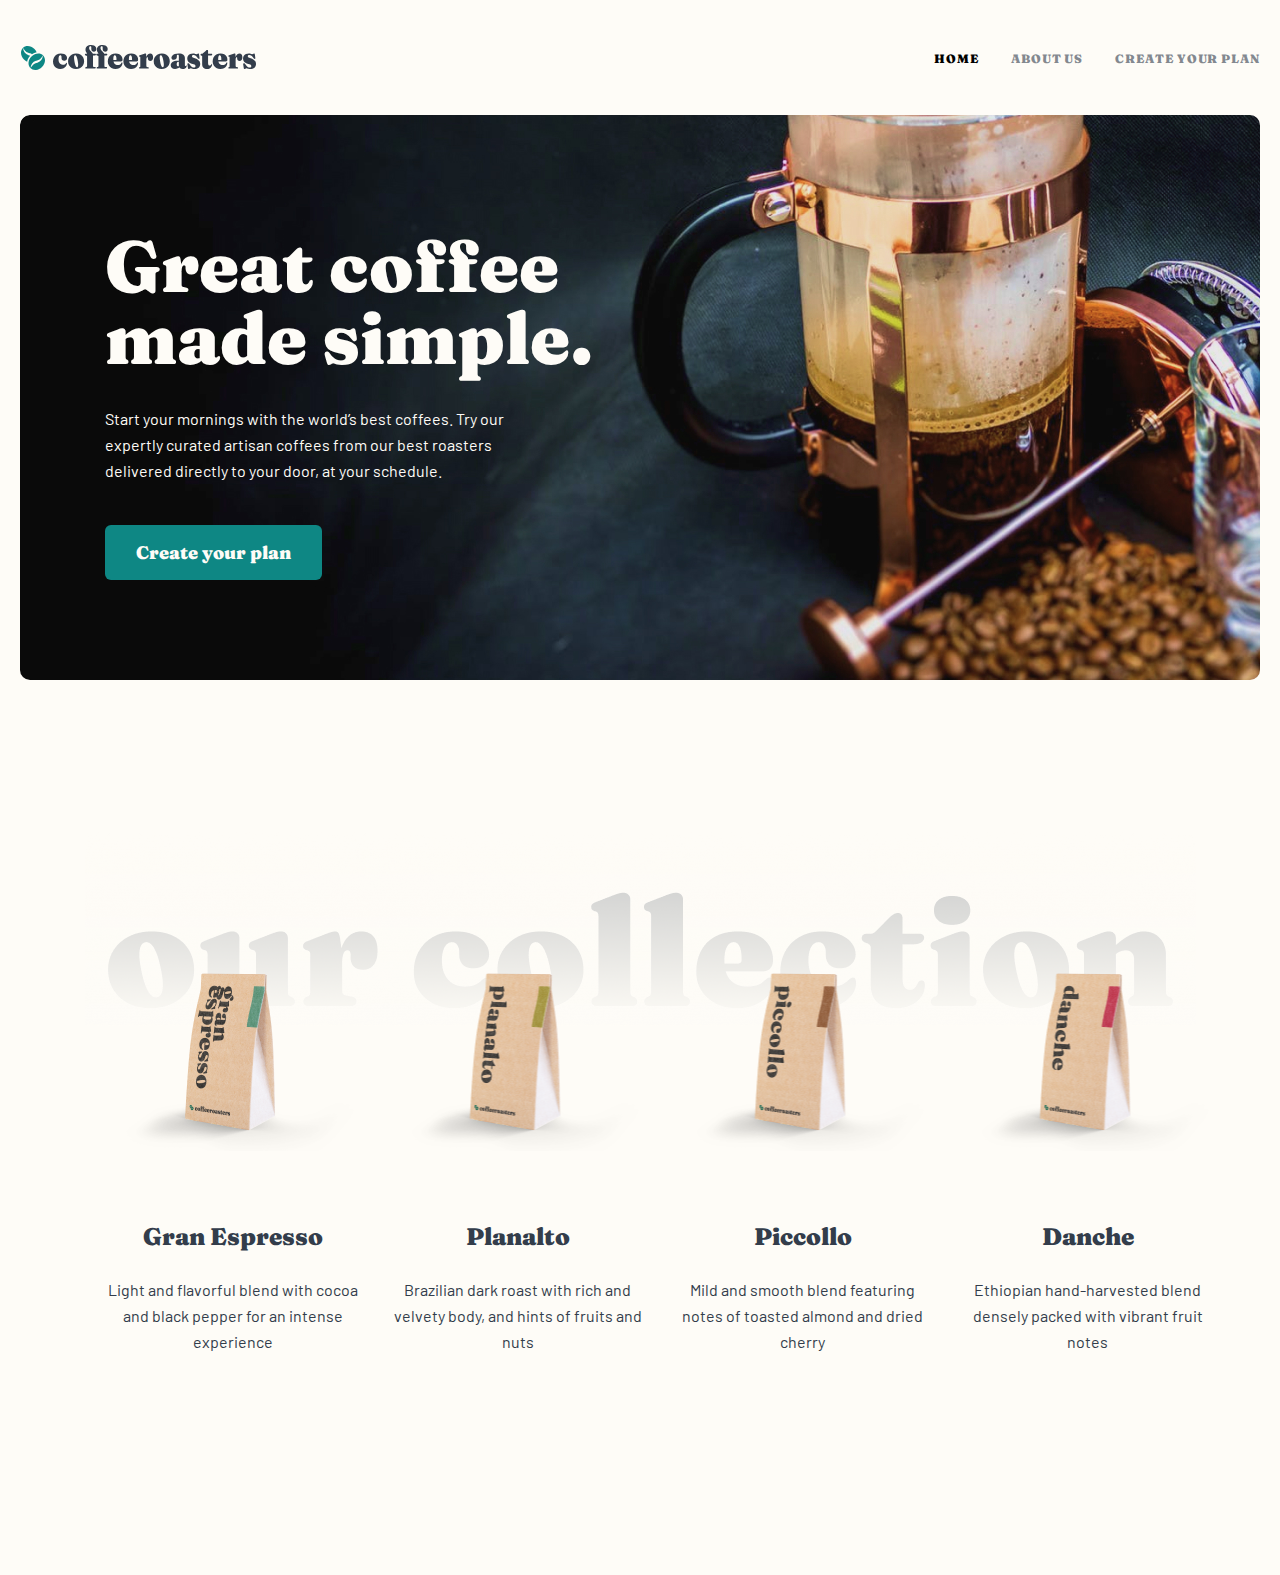
<file: index.html>
<!DOCTYPE html>
<html lang="en">
<head>
    <meta charset="UTF-8">
    <meta http-equiv="X-UA-Compatible" content="IE=edge">
    <meta name="viewport" content="width=device-width, initial-scale=1.0">
    <link rel="stylesheet" href="./css/main.min.css"/>
    <title>Coffee</title>
</head>
<body>
    
    <!-- Header -->
    
    <header class="header">
        <div class="container">
            <a class="header__link" href="./index.html">
                <img class="header__logo"  src="./images/coffee-logo.svg" alt="Header' logo">
            </a>

            <button class="header__menu-button" type="button">
                <span>&#9776;</span>
                <span>&#x2715;</span>
            </button>
            
            <!-- Nav -->
            
            <nav class="nav">
                <ul class="nav__list">
                    <li class="nav__item">
                        <a class="nav__link nav__link--active" href="./index.html">
                            home
                        </a>
                    </li>
                    
                    <li class="nav__item">
                        <a class="nav__link" href="./about.html">
                            about us
                        </a>
                    </li>
                    
                    <li class="nav__item">
                        <a class="nav__link" href="./create.html">
                            create your plan
                        </a>
                    </li>
                </ul>
            </nav>
        </div>

        <script src="./main.js"></script>
    </header>
    
    <!-- Main -->
    
    <main class="main">
        
        <!-- Hero -->
        
        <section class="hero">
            <div class="container">
                <div class="hero__inner">
                    <h1 class="hero__heading">
                        Great coffee made simple.
                    </h1>
                    
                    <p class="hero__paragrahp">
                        Start your mornings with the world’s best coffees. Try our expertly curated artisan coffees from our best roasters delivered directly to your door, at your schedule.
                    </p>
                    
                    <a href="./create.html" class="hero__link">
                        Create your plan
                    </a>
                </div>
            </div>
        </section>
        
         <!-- Collection -->
        
        <section class="collection">
            <div class="container">
                <ul class="collection__list">
                    <li class="collection__item">
                        <h2 class="collection__heading">
                            Gran Espresso
                        </h2>
                        
                        <p class="collection__paragrahp">
                            Light and flavorful blend with cocoa and black pepper for an intense experience
                        </p>
                    </li>
                    
                    <li class="collection__item planalto">
                        <h2 class="collection__heading">
                            Planalto
                        </h2>
                        
                        <p class="collection__paragrahp">
                            Brazilian dark roast with rich and velvety body, and hints of fruits and nuts
                        </p>
                    </li>
                    
                    <li class="collection__item picollo">
                        <h2 class="collection__heading">
                            Piccollo
                        </h2>
                        
                        <p class="collection__paragrahp">
                            Mild and smooth blend featuring notes of toasted almond and dried cherry
                        </p>
                    </li>
                    
                    <li class="collection__item danche">
                        <h2 class="collection__heading">
                            Danche
                        </h2>
                        
                        <p class="collection__paragrahp">
                            Ethiopian hand-harvested blend densely packed with vibrant fruit notes
                        </p>
                    </li>
                </ul>

                
            </div>
        </section>
        
        <!-- Choose
        
        <section class="choose">
            
            <div class="container">
                
                <div class="choose__inner">
                    
                    <h2 class="choose__heading">
                        Why choose us?
                    </h2>
                    
                    <p class="choose__paragraph">
                        A large part of our role is choosing which particular coffees will be featured 
                        in our range. This means working closely with the best coffee growers to give 
                        you a more impactful experience on every level.
                    </p>
                    
                    <ul class="choose__list">
                        <li class="chooser__item">
                            <h3 class="choose__list__heading">
                                Best quality
                            </h3>
                            <p class="choose__list__paragraph">
                                Discover an endless variety of the world’s best artisan coffee from each of our roasters.
                            </p>
                        </li>
                        <li class="chooser__item gift">
                            <h3 class="choose__list__heading">
                                Exclusive benefits
                            </h3>
                            <p class="choose__list__paragraph">
                                Special offers and swag when you subscribe, including 30% off your first shipment.
                            </p>
                        </li>
                        <li class="chooser__item shipping">
                            <h3 class="choose__list__heading">
                                Free shipping
                            </h3>
                            <p class="choose__list__paragraph">
                                We cover the cost and coffee is delivered fast. Peak freshness: guaranteed.
                            </p>
                        </li>
                    </ul>
                    
                </div>
                
            </div>
            
        </section> -->
        
        <!-- Process
        
        <section class="process">
            <div class="container">
                <h2 class="process__heading">
                    How it works
                </h2>
                
                <ol class="process__list">
                    <li class="process__item">
                        <h3 class="process__list__heading">
                            <span class="list__heading__count">01</span>
                            <span class="list__heading__text">
                                Pick your coffee
                            </span>
                        </h3>
                        
                        <p class="process__paragrahp">
                            Select from our evolving range of artisan coffees. Our beans are ethically sourced and we pay fair prices for them. There are new coffees in all profiles every month for you to try out.
                        </p>
                    </li>
                    
                    <li class="process__item">
                        <h3 class="process__list__heading">
                            <span class="list__heading__count">02</span>
                            <span class="list__heading__text">
                                Choose the frequency
                            </span>
                        </h3>
                        
                        <p class="process__paragrahp">
                            Customize your order frequency, quantity, even your roast style and grind type. Pause, skip or cancel your subscription with no commitment through our online portal.
                        </p>
                    </li>
                    
                    <li class="process__item">
                        <h3 class="process__list__heading">
                            <span class="list__heading__count">03</span>
                            <span class="list__heading__text">
                                Receive and enjoy!
                            </span>
                        </h3>
                        
                        <p class="process__paragrahp">
                            We ship your package within 48 hours, freshly roasted. Sit back and enjoy award-winning world-class coffees curated to provide a distinct tasting experience.
                        </p>
                    </li>
                </ol>
                
                <a class="hero__link" href="./create.html">
                    Create your plan
                </a>
            </div>
        </section>
        
    </main> -->
    
    <!-- <footer class="footer">
        <div class="container">
            <div class="footer__inner">
                <a class="logo__link" href="./index.html">
                    <img class="header__logo" src="./images/footer-log.svg" alt="Coffe's logo" width="235" height="25">
                </a>
                
                Nav
                
                <nav class="nav">
                    <ul class="nav__list">
                        <li class="nav__item + nav__item">
                            <a href="./index.html" class="nav__link">
                                home
                            </a>
                        </li>
                        
                        <li class="nav__item">
                            <a href="./about.html" class="nav__link">
                                about us
                            </a>
                        </li>
                        
                        <li class="nav__item">
                            <a href="./craete.html" class="nav__link">
                                crate your plan
                            </a>
                        </li>
                    </ul>
                </nav>
                
                Socials

                <ul class="socials">
                    <li class="socials__item + socials__item">
                        <a class="socials__link" href="www.facebook.com">
                            <svg width="24" height="24" viewBox="0 0 24 24" fill="none" xmlns="http://www.w3.org/2000/svg">
                                <path id="Path" d="M22.675 0H1.325C0.593 0 0 0.593 0 1.325V22.676C0 23.407 0.593 24 1.325 24H12.82V14.706H9.692V11.084H12.82V8.413C12.82 5.313 14.713 3.625 17.479 3.625C18.804 3.625 19.942 3.724 20.274 3.768V7.008L18.356 7.009C16.852 7.009 16.561 7.724 16.561 8.772V11.085H20.148L19.681 14.707H16.561V24H22.677C23.407 24 24 23.407 24 22.675V1.325C24 0.593 23.407 0 22.675 0Z" fill="#FEFCF7"/>
                                </svg>
                                
                        </a>
                    </li>
                    
                    <li class="socials__item">
                        <a class="socials__link" href="www.twitter.com">
                            <svg width="24" height="20" viewBox="0 0 24 20" fill="none" xmlns="http://www.w3.org/2000/svg">
                                <path id="Path" d="M24 2.55705C23.117 2.94905 22.168 3.21305 21.172 3.33205C22.189 2.72305 22.97 1.75805 23.337 0.608047C22.386 1.17205 21.332 1.58205 20.21 1.80305C19.313 0.846047 18.032 0.248047 16.616 0.248047C13.437 0.248047 11.101 3.21405 11.819 6.29305C7.728 6.08805 4.1 4.12805 1.671 1.14905C0.381 3.36205 1.002 6.25705 3.194 7.72305C2.388 7.69705 1.628 7.47605 0.965 7.10705C0.911 9.38805 2.546 11.522 4.914 11.997C4.221 12.185 3.462 12.229 2.69 12.081C3.316 14.037 5.134 15.46 7.29 15.5C5.22 17.123 2.612 17.848 0 17.54C2.179 18.937 4.768 19.752 7.548 19.752C16.69 19.752 21.855 12.031 21.543 5.10605C22.505 4.41105 23.34 3.54405 24 2.55705Z"
                                fill="#FEFCF7"/>
                            </svg>
                            
                        </a>
                    </li>
                    
                    <li class="socials__item">
                        <a class="socials__link" href="www.instagram.com">
                            <svg width="24" height="24" viewBox="0 0 24 24" fill="none" xmlns="http://www.w3.org/2000/svg">
                                <path id="Shape" fill-rule="evenodd" clip-rule="evenodd" d="M12 0C8.741 0 8.333 0.014 7.053 0.072C2.695 0.272 0.273 2.69 0.073 7.052C0.014 8.333 0 8.741 0 12C0 15.259 0.014 15.668 0.072 16.948C0.272 21.306 2.69 23.728 7.052 23.928C8.333 23.986 8.741 24 12 24C15.259 24 15.668 23.986 16.948 23.928C21.302 23.728 23.73 21.31 23.927 16.948C23.986 15.668 24 15.259 24 12C24 8.741 23.986 8.333 23.928 7.053C23.732 2.699 21.311 0.273 16.949 0.073C15.668 0.014 15.259 0 12 0ZM12 2.163C15.204 2.163 15.584 2.175 16.85 2.233C20.102 2.381 21.621 3.924 21.769 7.152C21.827 8.417 21.838 8.797 21.838 12.001C21.838 15.206 21.826 15.585 21.769 16.85C21.62 20.075 20.105 21.621 16.85 21.769C15.584 21.827 15.206 21.839 12 21.839C8.796 21.839 8.416 21.827 7.151 21.769C3.891 21.62 2.38 20.07 2.232 16.849C2.174 15.584 2.162 15.205 2.162 12C2.162 8.796 2.175 8.417 2.232 7.151C2.381 3.924 3.896 2.38 7.151 2.232C8.417 2.175 8.796 2.163 12 2.163ZM5.838 12C5.838 8.597 8.597 5.838 12 5.838C15.403 5.838 18.162 8.597 18.162 12C18.162 15.404 15.403 18.163 12 18.163C8.597 18.163 5.838 15.403 5.838 12ZM12 16C9.791 16 8 14.21 8 12C8 9.791 9.791 8 12 8C14.209 8 16 9.791 16 12C16 14.21 14.209 16 12 16ZM16.965 5.595C16.965 4.8 17.61 4.155 18.406 4.155C19.201 4.155 19.845 4.8 19.845 5.595C19.845 6.39 19.201 7.035 18.406 7.035C17.61 7.035 16.965 6.39 16.965 5.595Z" fill="#FEFCF7"/>
                                </svg>
                                
                        </a>
                    </li>
                </ul>
            </div>
        </div>
    </footer> -->
    
</body>
</html>
</file>
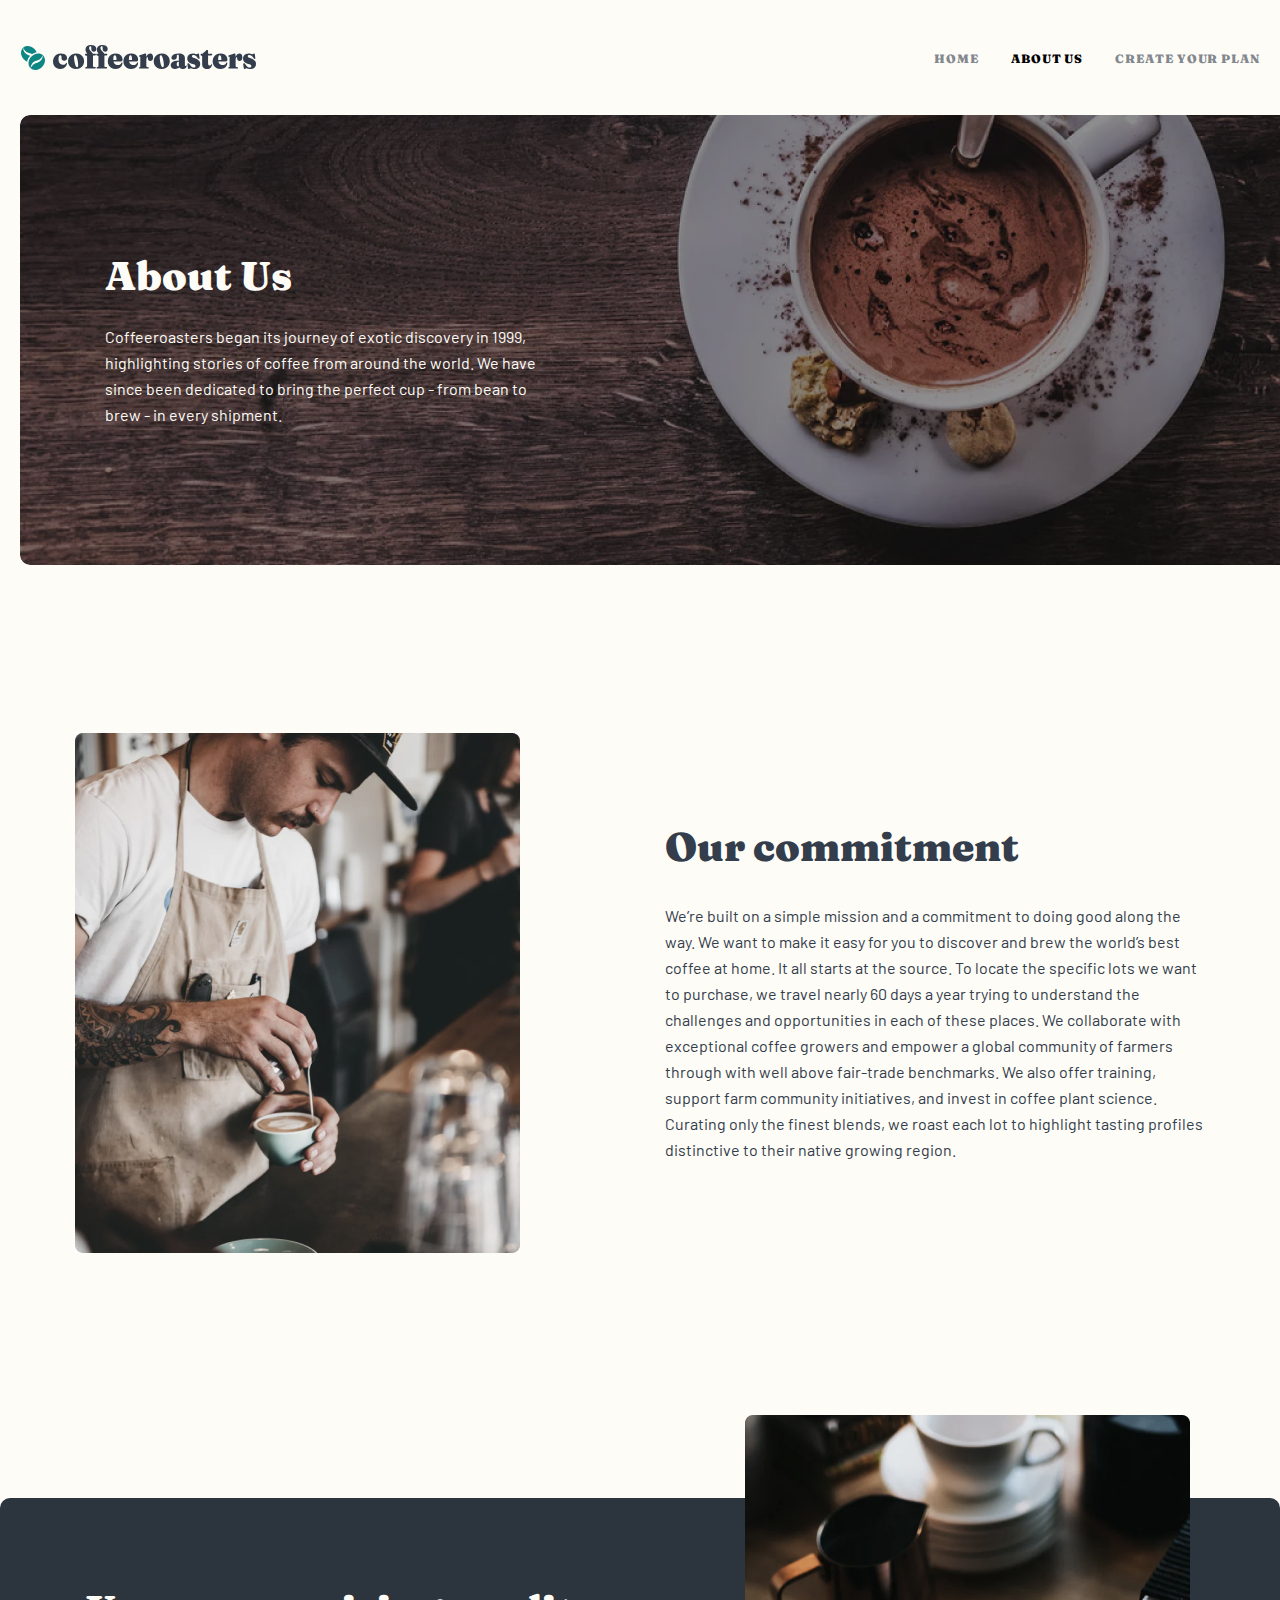
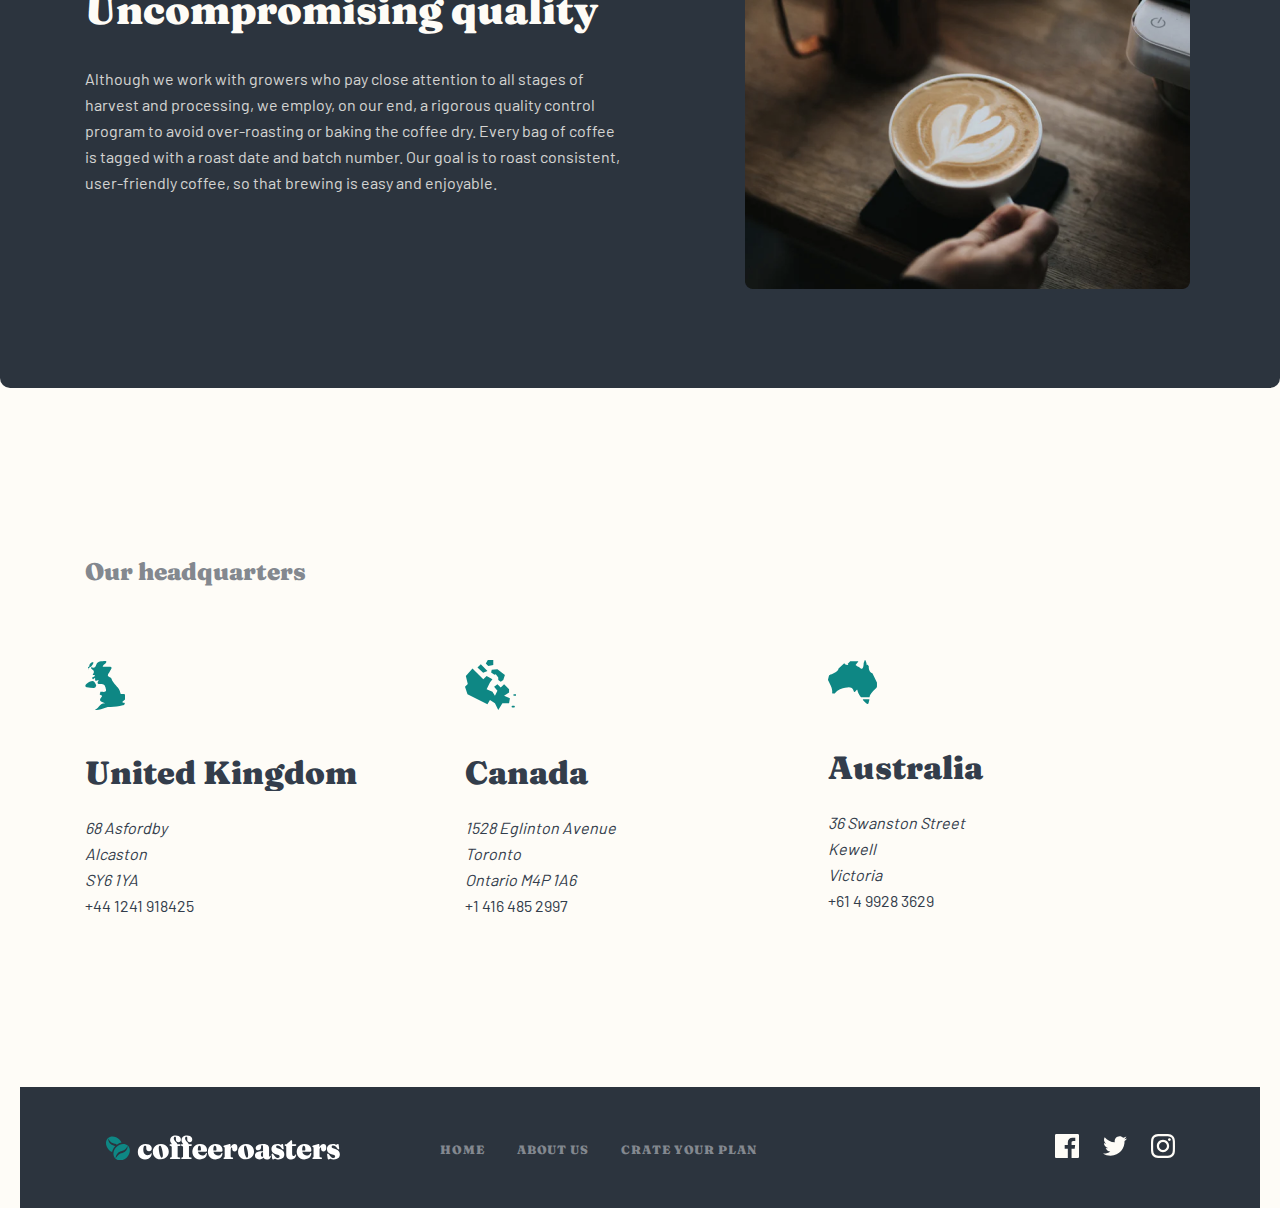
<file: about.html>
<!DOCTYPE html>
<html lang="en">
<head>
    <meta charset="UTF-8">
    <meta http-equiv="X-UA-Compatible" content="IE=edge">
    <meta name="viewport" content="width=device-width, initial-scale=1.0">
    <link rel="stylesheet" href="./css/main.min.css"/>
    <title>Coffee</title>
</head>
<body>

    <!-- Header -->

    <header class="header">
       <div class="container">
        <a class="header__link" href="./index.html">
            <img class="header__logo"  src="./images/coffee-logo.svg" alt="Header' logo">
        </a>

        <!-- Nav -->

        <nav class="nav">
            <ul class="nav__list">
                <li class="nav__item">
                    <a class="nav__link" href="./index.html">
                        home
                    </a>
                </li>

                <li class="nav__item">
                    <a class="nav__link nav__link--active" href="./about.html">
                        about us
                    </a>
                </li>

                <li class="nav__item">
                    <a class="nav__link" href="./create.html">
                        create your plan
                    </a>
                </li>
            </ul>
        </nav>
       </div>
    </header>

    <!-- Main -->

    <main class="main"> 
        
        <!-- Info -->

        <section class="info">
            <div class="container">
                <div class="info__inner">
                    <h2 class="info__heading">
                        About Us
                    </h2>
    
                    <p class="info__paragraph">
                        Coffeeroasters began its journey of exotic discovery in 1999, highlighting stories of coffee from around the world. We have since been dedicated to bring the perfect cup - from bean to brew - in every shipment.
                    </p>
                </div>
            </div>
        </section>

        <!-- Commitment -->

        <section class="commitment">
            <div class="container">

                <div class="commitment__info">
                    <h2 class="commitment__info__heading">
                        Our commitment
                    </h2>
            
                    <p class="commitment__info__paragraph">
                        We’re built on a simple mission and a commitment to doing good along the way. We want to make it easy for you to discover and brew the world’s best coffee at home. It all starts at the source. To locate the specific lots we want to purchase, we travel nearly 60 days a year trying to understand the challenges and opportunities in each of these places. We collaborate with exceptional coffee growers and empower a global community of farmers through with well above fair-trade benchmarks. We also offer training, support farm community initiatives, and invest in coffee plant science. Curating only the finest blends, we roast each lot to highlight tasting profiles distinctive to their native growing region.
                    </p>
                </div>

            </div>
        </section>

        <section class="quality">
            <div class="container">
                <h2 class="quality__heading">
                    Uncompromising quality
                </h2>
    
                <p class="quality__paragrahp">
                    Although we work with growers who pay close attention to all stages of harvest and processing, we employ, on our end, a rigorous quality control program to avoid over-roasting or baking the coffee dry. Every bag of coffee is tagged with a roast date and batch number. Our goal is to roast consistent, user-friendly coffee, so that brewing is easy and enjoyable.
                </p>
            </div>
        </section>

        <!-- Headquarters -->

        <section class="headquarters">
            <div class="container">
                <h2 class="headquarters__heading">
                    Our headquarters
                </h2>
    
                <!-- Headquarter List -->
    
                <ul class="headquarters__list">
                    <li class="headquarters__item">
                        <h3 class="headquarters__list-heding">
                            United Kingdom
                        </h3>
    
                        <a class="headquarters__link" href="#">
                            <address class="address">68 Asfordby</address>
                        </a>
    
                        <a class="headquarters__link" href="#">
                            <address class="address">Alcaston</address>
                        </a>
                   
                        <a class="headquarters__link" href="#">
                            <address class="address">SY6 1YA</address>
                        </a>
    
                        <a class="headquarters__link" href="tel:+44 1241 918425">
                            +44 1241 918425
                        </a>
                    </li>
    
                    <li class="headquarters__item canada">
                        <h3 class="headquarters__list-heding">
                            Canada
                        </h3>
    
                        <a class="headquarters__link" href="#">
                            <address class="address">1528 Eglinton Avenue</address>
                        </a>
    
                        <a class="headquarters__link" href="#">
                            <address class="address">Toronto</address>
                        </a>
    
                        <a class="headquarters__link" href="#">
                            <address class="address">Ontario M4P 1A6</address>
                        </a>
    
                        <a class="headquarters__link" href="tel:+1 416 485 2997">
                            +1 416 485 2997
                        </a>
                    </li>
                   
                    <li class="headquarters__item australia">
                        <h3 class="headquarters__list-heding">
                            Australia
                        </h3>
    
                        <a class="headquarters__link" href="#">
                            <address class="address">36 Swanston Street</address>
                        </a>
    
                        <a class="headquarters__link" href="#">
                            <address class="address">Kewell</address>
                        </a>
    
                        <a class="headquarters__link" href="#">
                            <address class="address">Victoria</address>
                        </a>
    
                        <a class="headquarters__link" href="tel:+61 4 9928 3629">
                            +61 4 9928 3629
                        </a>
                    </li>
                </ul>
            </div>
        </section>

    </main>

    <footer class="footer">
        <div class="container">
            <div class="footer__inner">
                <a class="logo__link" href="./index.html">
                    <img class="header__logo" src="./images/footer-log.svg" alt="Coffe's logo" width="235" height="25">
                </a>

                <!-- Nav -->

                <nav class="nav">
                    <ul class="nav__list">
                        <li class="nav__item + nav__item">
                            <a href="./index.html" class="nav__link">
                                home
                            </a>
                        </li>
                        
                        <li class="nav__item">
                            <a href="./about.html" class="nav__link">
                                about us
                            </a>
                        </li>
                        
                        <li class="nav__item">
                            <a href="./craete.html" class="nav__link">
                                crate your plan
                            </a>
                        </li>
                    </ul>
                </nav>

                 <!-- Socials -->
                 <ul class="socials">
                    <li class="socials__item + socials__item">
                        <a class="socials__link" href="www.facebook.com">
                            <svg width="24" height="24" viewBox="0 0 24 24" fill="none" xmlns="http://www.w3.org/2000/svg">
                                <path id="Path" d="M22.675 0H1.325C0.593 0 0 0.593 0 1.325V22.676C0 23.407 0.593 24 1.325 24H12.82V14.706H9.692V11.084H12.82V8.413C12.82 5.313 14.713 3.625 17.479 3.625C18.804 3.625 19.942 3.724 20.274 3.768V7.008L18.356 7.009C16.852 7.009 16.561 7.724 16.561 8.772V11.085H20.148L19.681 14.707H16.561V24H22.677C23.407 24 24 23.407 24 22.675V1.325C24 0.593 23.407 0 22.675 0Z" fill="#FEFCF7"/>
                                </svg>
                                
                        </a>
                    </li>
                    
                    <li class="socials__item">
                        <a class="socials__link" href="www.twitter.com">
                            <svg width="24" height="20" viewBox="0 0 24 20" fill="none" xmlns="http://www.w3.org/2000/svg">
                                <path id="Path" d="M24 2.55705C23.117 2.94905 22.168 3.21305 21.172 3.33205C22.189 2.72305 22.97 1.75805 23.337 0.608047C22.386 1.17205 21.332 1.58205 20.21 1.80305C19.313 0.846047 18.032 0.248047 16.616 0.248047C13.437 0.248047 11.101 3.21405 11.819 6.29305C7.728 6.08805 4.1 4.12805 1.671 1.14905C0.381 3.36205 1.002 6.25705 3.194 7.72305C2.388 7.69705 1.628 7.47605 0.965 7.10705C0.911 9.38805 2.546 11.522 4.914 11.997C4.221 12.185 3.462 12.229 2.69 12.081C3.316 14.037 5.134 15.46 7.29 15.5C5.22 17.123 2.612 17.848 0 17.54C2.179 18.937 4.768 19.752 7.548 19.752C16.69 19.752 21.855 12.031 21.543 5.10605C22.505 4.41105 23.34 3.54405 24 2.55705Z"
                                fill="#FEFCF7"/>
                            </svg>
                            
                        </a>
                    </li>
                    
                    <li class="socials__item">
                        <a class="socials__link" href="www.instagram.com">
                            <svg width="24" height="24" viewBox="0 0 24 24" fill="none" xmlns="http://www.w3.org/2000/svg">
                                <path id="Shape" fill-rule="evenodd" clip-rule="evenodd" d="M12 0C8.741 0 8.333 0.014 7.053 0.072C2.695 0.272 0.273 2.69 0.073 7.052C0.014 8.333 0 8.741 0 12C0 15.259 0.014 15.668 0.072 16.948C0.272 21.306 2.69 23.728 7.052 23.928C8.333 23.986 8.741 24 12 24C15.259 24 15.668 23.986 16.948 23.928C21.302 23.728 23.73 21.31 23.927 16.948C23.986 15.668 24 15.259 24 12C24 8.741 23.986 8.333 23.928 7.053C23.732 2.699 21.311 0.273 16.949 0.073C15.668 0.014 15.259 0 12 0ZM12 2.163C15.204 2.163 15.584 2.175 16.85 2.233C20.102 2.381 21.621 3.924 21.769 7.152C21.827 8.417 21.838 8.797 21.838 12.001C21.838 15.206 21.826 15.585 21.769 16.85C21.62 20.075 20.105 21.621 16.85 21.769C15.584 21.827 15.206 21.839 12 21.839C8.796 21.839 8.416 21.827 7.151 21.769C3.891 21.62 2.38 20.07 2.232 16.849C2.174 15.584 2.162 15.205 2.162 12C2.162 8.796 2.175 8.417 2.232 7.151C2.381 3.924 3.896 2.38 7.151 2.232C8.417 2.175 8.796 2.163 12 2.163ZM5.838 12C5.838 8.597 8.597 5.838 12 5.838C15.403 5.838 18.162 8.597 18.162 12C18.162 15.404 15.403 18.163 12 18.163C8.597 18.163 5.838 15.403 5.838 12ZM12 16C9.791 16 8 14.21 8 12C8 9.791 9.791 8 12 8C14.209 8 16 9.791 16 12C16 14.21 14.209 16 12 16ZM16.965 5.595C16.965 4.8 17.61 4.155 18.406 4.155C19.201 4.155 19.845 4.8 19.845 5.595C19.845 6.39 19.201 7.035 18.406 7.035C17.61 7.035 16.965 6.39 16.965 5.595Z" fill="#FEFCF7"/>
                                </svg>
                                
                        </a>
                    </li>
                </ul>
            </div>
        </div>
    </footer>
</body>
</html>
</file>
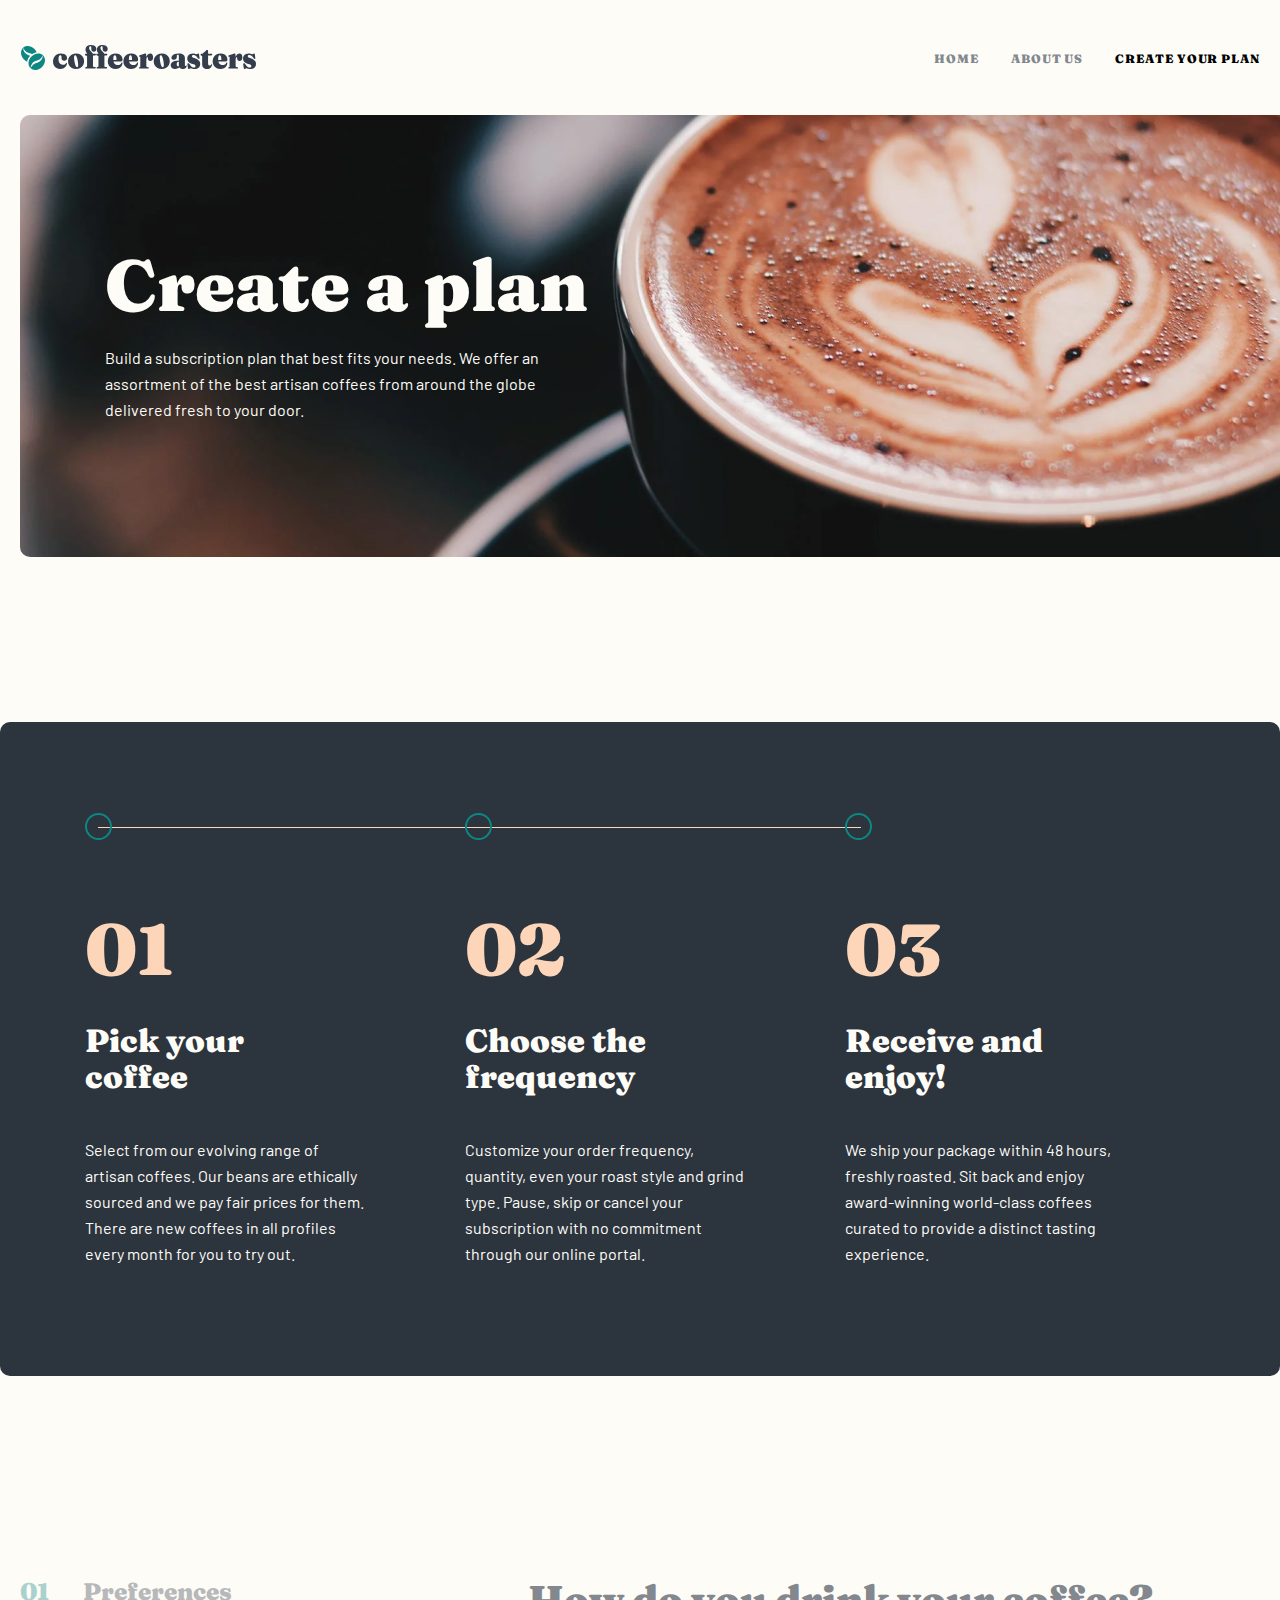
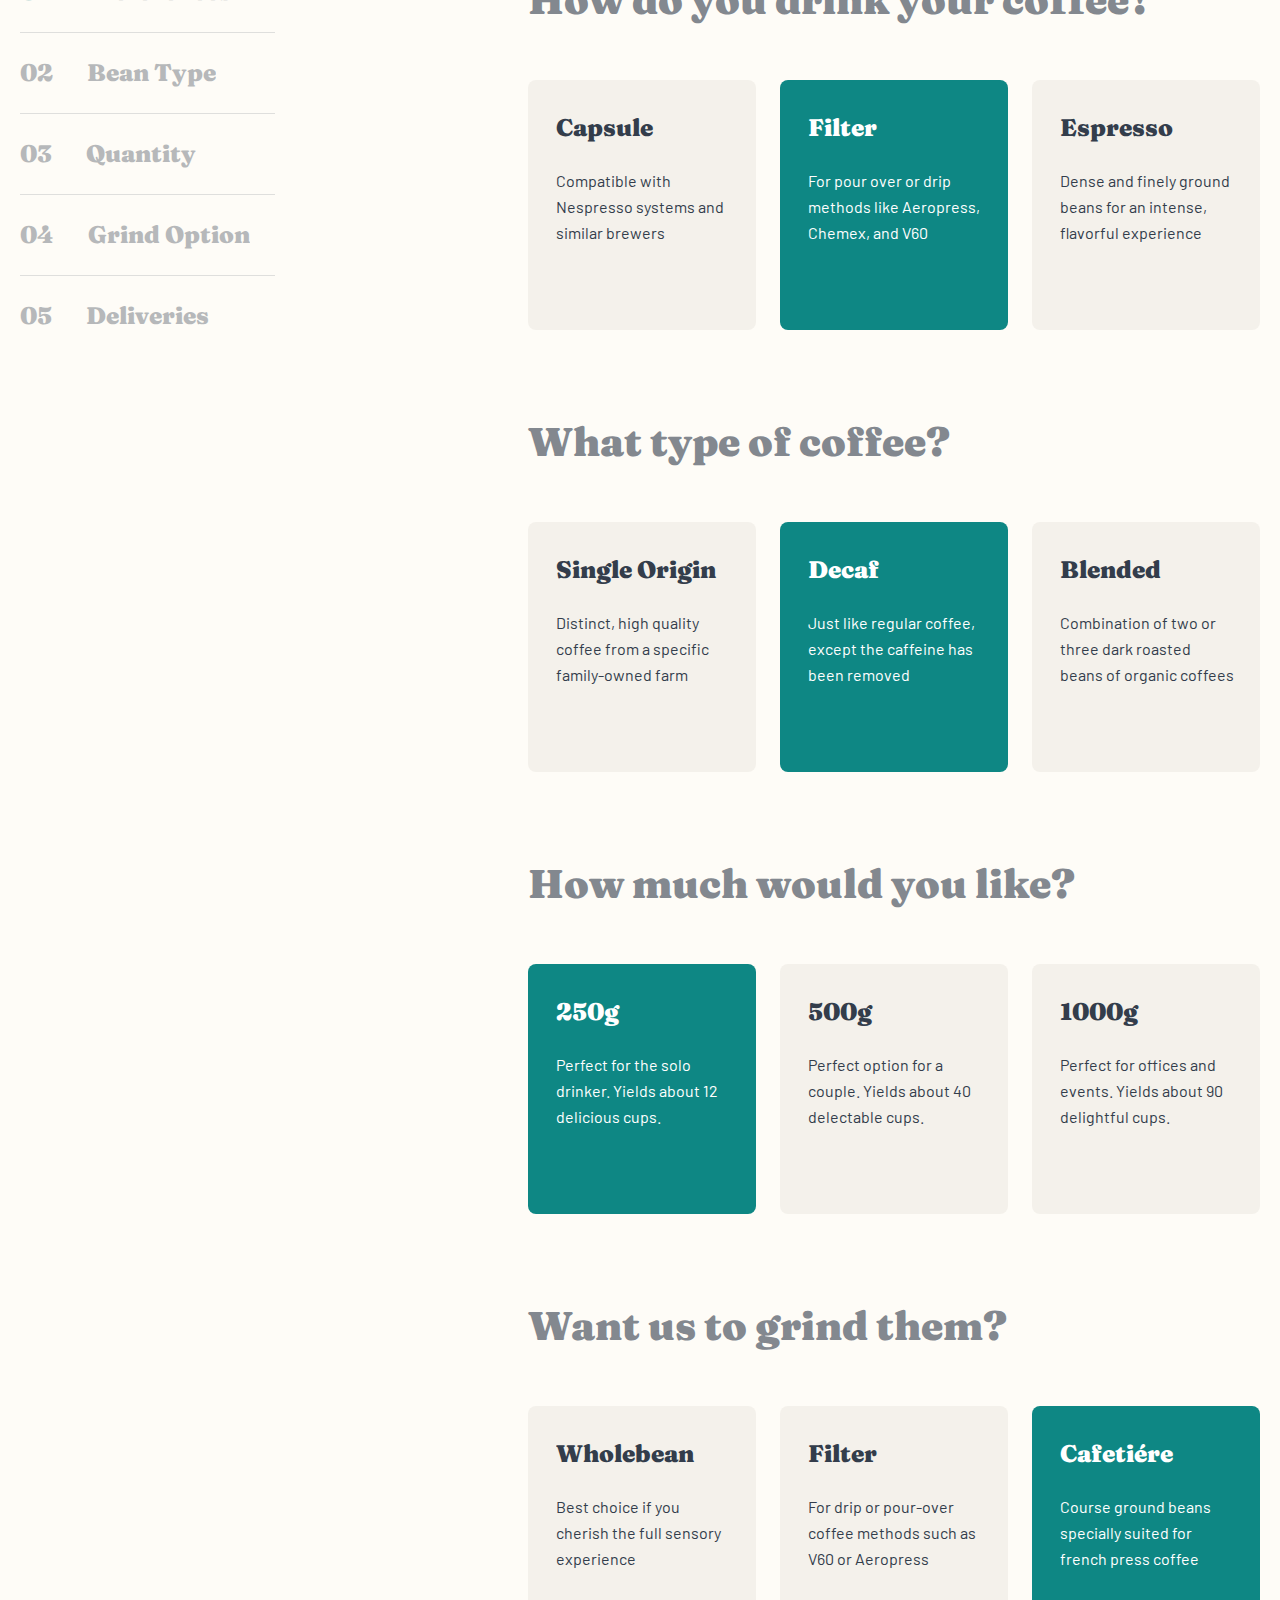
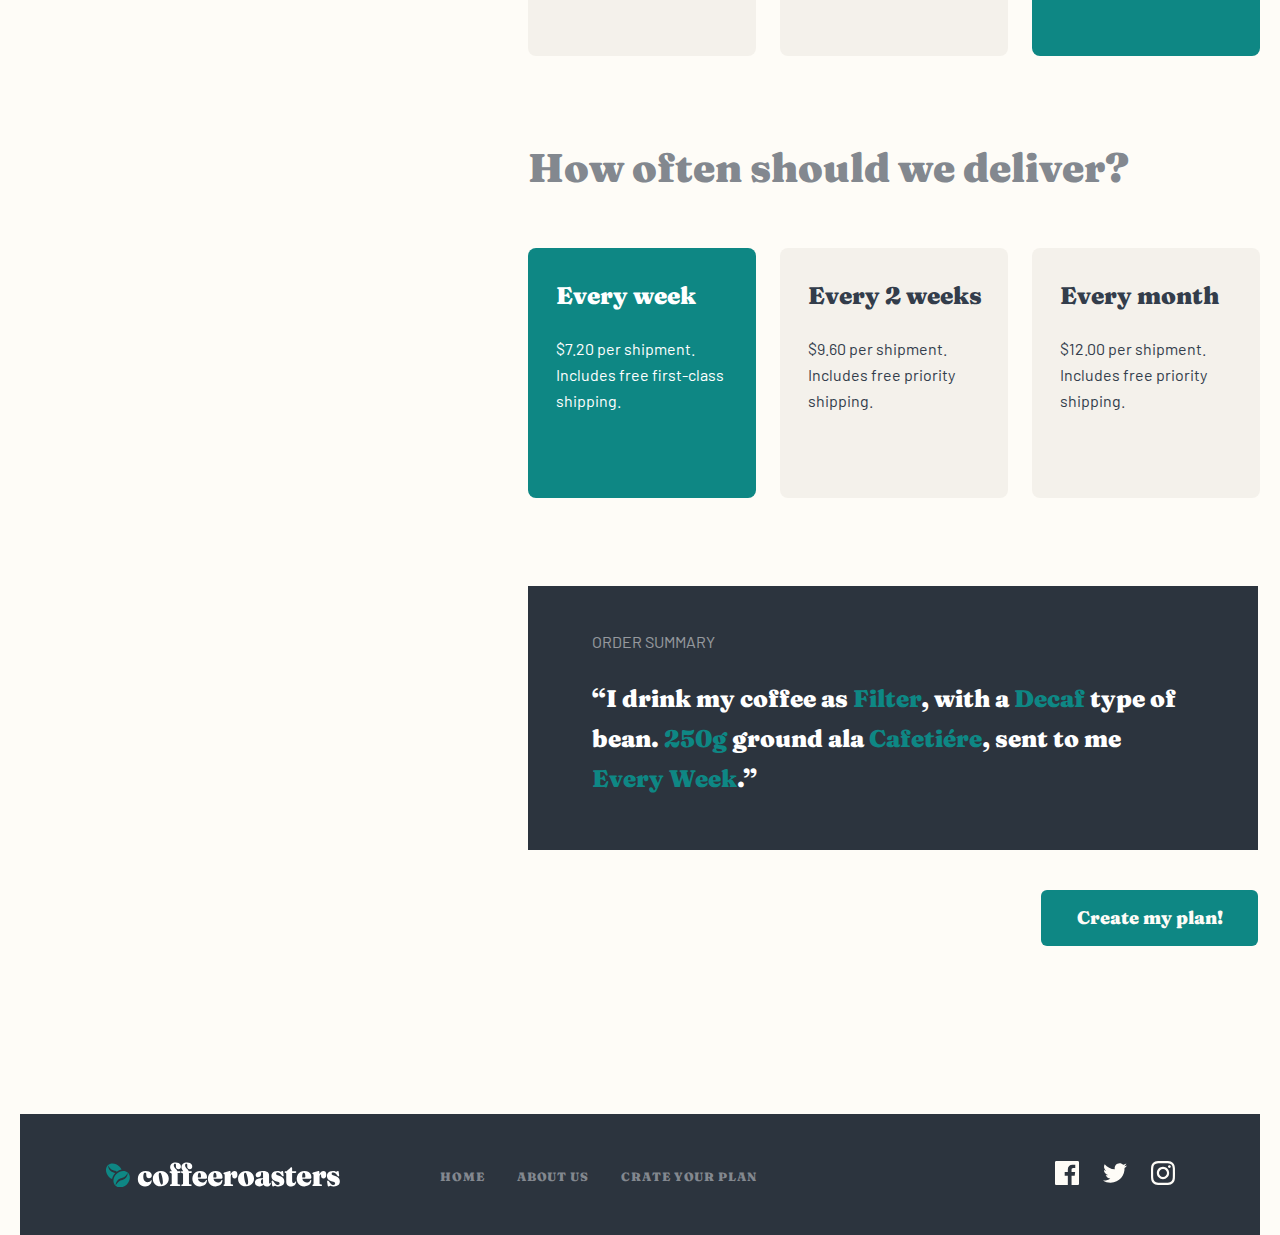
<file: create.html>
<!DOCTYPE html>
<html lang="en">
<head>
    <meta charset="UTF-8">
    <meta http-equiv="X-UA-Compatible" content="IE=edge">
    <meta name="viewport" content="width=device-width, initial-scale=1.0">
    <link rel="stylesheet" href="./css/main.min.css"/>
    <title>Coffee</title>
</head>
<body>

    <!-- Header -->

    <header class="header">
       <div class="container">
        <a class="header__link" href="./index.html">
            <img class="header__logo"  src="./images/coffee-logo.svg" alt="Header' logo">
        </a>

        <!-- Nav -->

        <nav class="nav">
            <ul class="nav__list">
                <li class="nav__item">
                    <a class="nav__link" href="./index.html">
                        home
                    </a>
                </li>

                <li class="nav__item">
                    <a class="nav__link" href="./about.html">
                        about us
                    </a>
                </li>

                <li class="nav__item">
                    <a class="nav__link nav__link--active" href="./create.html">
                        create your plan
                    </a>
                </li>
            </ul>
        </nav>
       </div>
    </header>

    <!-- Main -->

    <main class="main"> 
        
        <!-- Craate -->

        <section class="create">
            <div class="container">
                <div class="create__inner">
                    <h2 class="create__heading">
                        Create a plan
                    </h2>
    
                    <p class="create__paragraph">
                        Build a subscription plan that best fits your needs. We offer an assortment of the best artisan coffees from around the globe delivered fresh to your door.
                    </p>
                </div>
            </div>
        </section>

        <section class="process">
            <div class="container container--change">

                <ol class="process__list process__list--change">
                    <li class="process__item">
                        <h3 class="process__list__heading">
                            <span class="list__heading__count">01</span>
                            <span class="list__heading__text list__heading__text--change">
                                Pick your coffee
                            </span>
                        </h3>
                        
                        <p class="process__paragrahp process__paragrahp--change">
                            Select from our evolving range of artisan coffees. Our beans are ethically sourced and we pay fair prices for them. There are new coffees in all profiles every month for you to try out.
                        </p>
                    </li>
                    
                    <li class="process__item">
                        <h3 class="process__list__heading">
                            <span class="list__heading__count">02</span>
                            <span class="list__heading__text list__heading__text--change">
                                Choose the frequency
                            </span>
                        </h3>
                        
                        <p class="process__paragrahp process__paragrahp--change">
                            Customize your order frequency, quantity, even your roast style and grind type. Pause, skip or cancel your subscription with no commitment through our online portal.
                        </p>
                    </li>
                    
                    <li class="process__item">
                        <h3 class="process__list__heading">
                            <span class="list__heading__count">03</span>
                            <span class="list__heading__text list__heading__text--change">
                                Receive and enjoy!
                            </span>
                        </h3>
                        
                        <p class="process__paragrahp process__paragrahp--change">
                            We ship your package within 48 hours, freshly roasted. Sit back and enjoy award-winning world-class coffees curated to provide a distinct tasting experience.
                        </p>
                    </li>
                </ol>
                
            </div>
        </section>

        <section class="choice">
            <div class="container">

                
                <ol class="choise__list-link">
                    <li class="choise__list__item">
                        
                        <a class="choise__link" href="#preferences">
                            <span class="choise__order choise__order--color">
                                01
                            </span> Preferences
                        </a>

                        <span class="choise__line"></span>
                    </li>

                    <li class="choise__list__item">
                        
                        <a class="choise__link" href="#bean_type">
                            <span class="choise__order">
                                02
                            </span> Bean Type
                        </a>

                        <span class="choise__line"></span>
                    </li>

                    <li class="choise__list__item">
                        
                        <a class="choise__link" href="#quality">
                            <span class="choise__order">
                                03
                            </span> Quantity
                        </a>

                        <span class="choise__line"></span>
                    </li>

                    <li class="choise__list__item">
                        
                        <a class="choise__link" href="#grind_option">
                            <span class="choise__order">
                                04
                            </span> Grind Option
                        </a>

                        <span class="choise__line"></span>
                    </li>

                    <li class="choise__list__item">
                        
                        <a class="choise__link" href="#deliveries">
                            <span class="choise__order">
                                05
                            </span> Deliveries
                        </a>
                    </li>
                </ol>

                <form class="choice__form" action="https://echo.htmlacademy.ru/" method="POST">
                    
                    <!-- CHoise List -->
                    
                    <ul class="choise__list">

                        <!-- First Item -->

                        <li class="choise__item__heading">
                            <h2 class="choise__item__heading choise__item__heading--active" id="preferences">
                                How do you drink your coffee?
                            </h2>
                        </li>
                        <li class="choise__item">
                           
                            <label class="choise__label + choise__label">

                                <input class="choise__input visually-hidden" type="radio" name="how-drink">

                                <span class="choise__controller">
                                    <span class="choise__label__title">
                                        Capsule
                                    </span>
    
                                    <span class="choise__label__description">
                                        Compatible with Nespresso systems and similar brewers
                                    </span>
                                </span>
                                
                            </label>

                            <label class="choise__label">

                                <input class="choise__input visually-hidden" type="radio" name="how-drink" checked>

                                <span class="choise__controller">
                                    <span class="choise__label__title">
                                        Filter
                                    </span>
    
                                    <span class="choise__label__description">
                                        For pour over or drip methods like Aeropress, Chemex, and V60
                                    </span>
                                </span>
                                
                            </label>

                            <label class="choise__label">

                                <input class="choise__input visually-hidden" type="radio" name="how-drink">

                                <span class="choise__controller">
                                    <span class="choise__label__title">
                                        Espresso
                                    </span>
    
                                    <span class="choise__label__description">
                                        Dense and finely ground beans for an intense, flavorful experience
                                    </span>
                                </span>
                                
                            </label>
                        </li>

                        <!-- Second Item -->

                        <li class="choise__item__heading">
                            <h2 class="choise__item__heading" id="bean_type">
                                What type of coffee?
                            </h2>
                        </li>
                        <li class="choise__item">
                           
                            <label class="choise__label + choise__label">

                                <input class="choise__input visually-hidden" type="radio" name="type-coffe">

                                <span class="choise__controller">
                                    <span class="choise__label__title">
                                        Single Origin
                                    </span>
    
                                    <span class="choise__label__description">
                                        Distinct, high quality coffee from a specific family-owned farm
                                    </span>
                                </span>
                                
                            </label>

                            <label class="choise__label">

                                <input class="choise__input visually-hidden" type="radio" name="type-coffe" checked>

                                <span class="choise__controller">
                                    <span class="choise__label__title">
                                        Decaf
                                    </span>
    
                                    <span class="choise__label__description">
                                        Just like regular coffee, except the caffeine has been removed
                                    </span>
                                </span>
                                
                            </label>

                            <label class="choise__label">

                                <input class="choise__input visually-hidden" type="radio" name="type-coffe">

                                <span class="choise__controller">
                                    <span class="choise__label__title">
                                        Blended
                                    </span>
    
                                    <span class="choise__label__description">
                                        Combination of two or three dark roasted beans of organic coffees
                                    </span>
                                </span>
                                
                            </label>

                            <!-- Third Item -->

                            <li class="choise__item__heading">
                                <h2 class="choise__item__heading" id="quality">
                                    How much would you like?
                                </h2>
                            </li>
                            <li class="choise__item">
                               
                                <label class="choise__label + choise__label">
    
                                    <input class="choise__input visually-hidden" type="radio" name="how-much" checked>
    
                                    <span class="choise__controller">
                                        <span class="choise__label__title">
                                            250g
                                        </span>
        
                                        <span class="choise__label__description">
                                            Perfect for the solo drinker. Yields about 12 delicious cups.
                                        </span>
                                    </span>
                                    
                                </label>
    
                                <label class="choise__label">
    
                                    <input class="choise__input visually-hidden" type="radio" name="how-much">
    
                                    <span class="choise__controller">
                                        <span class="choise__label__title">
                                            500g
                                        </span>
        
                                        <span class="choise__label__description">
                                            Perfect option for a couple. Yields about 40 delectable cups.
                                        </span>
                                    </span>
                                    
                                </label>
    
                                <label class="choise__label">
    
                                    <input class="choise__input visually-hidden" type="radio" name="how-much">
    
                                    <span class="choise__controller">
                                        <span class="choise__label__title">
                                            1000g
                                        </span>
        
                                        <span class="choise__label__description">
                                            Perfect for offices and events. Yields about 90 delightful cups.
                                        </span>
                                    </span>
                                    
                                </label>

                        </li>

                        <!-- Four Item -->

                        <li class="choise__item__heading">
                            <h2 class="choise__item__heading" id="grind_option">
                                Want us to grind them?
                            </h2>
                        </li>
                        <li class="choise__item">
                           
                            <label class="choise__label + choise__label">

                                <input class="choise__input visually-hidden" type="radio" name="grind">

                                <span class="choise__controller">
                                    <span class="choise__label__title">
                                        Wholebean
                                    </span>
    
                                    <span class="choise__label__description">
                                        Best choice if you cherish the full sensory experience
                                    </span>
                                </span>
                                
                            </label>

                            <label class="choise__label">

                                <input class="choise__input visually-hidden" type="radio" name="grind">

                                <span class="choise__controller">
                                    <span class="choise__label__title">
                                        Filter
                                    </span>
    
                                    <span class="choise__label__description">
                                        For drip or pour-over coffee methods such as V60 or Aeropress
                                    </span>
                                </span>
                                
                            </label>

                            <label class="choise__label">

                                <input class="choise__input visually-hidden" type="radio" name="grind" checked>

                                <span class="choise__controller">
                                    <span class="choise__label__title">
                                        Cafetiére
                                    </span>
    
                                    <span class="choise__label__description">
                                        Course ground beans specially suited for french press coffee
                                    </span>
                                </span>
                                
                            </label>

                        </li>

                        <!-- Fifth Item -->

                        <li class="choise__item__heading">
                            <h2 class="choise__item__heading" id="deliveries">
                                How often should we deliver?
                            </h2>
                        </li>
                        <li class="choise__item">
                       
                        <label class="choise__label + choise__label">

                            <input class="choise__input visually-hidden" type="radio" name="delive" checked>

                            <span class="choise__controller">
                                <span class="choise__label__title">
                                    Every week
                                </span>

                                <span class="choise__label__description">
                                    $7.20 per shipment. Includes free first-class shipping.
                                </span>
                            </span>
                            
                        </label>

                        <label class="choise__label">

                            <input class="choise__input visually-hidden" type="radio" name="delive">

                            <span class="choise__controller">
                                <span class="choise__label__title">
                                    Every 2 weeks
                                </span>

                                <span class="choise__label__description">
                                    $9.60 per shipment. Includes free priority shipping.
                                </span>
                            </span>
                            
                        </label>

                        <label class="choise__label">

                            <input class="choise__input visually-hidden" type="radio" name="delive">

                            <span class="choise__controller">
                                <span class="choise__label__title">
                                    Every month
                                </span>

                                <span class="choise__label__description">
                                    $12.00 per shipment. Includes free priority shipping.
                                </span>
                            </span>
                            
                        </label>

                    </li>

                    </ul>

                    <div class="form__summary">
                        <h3 class="form__summary__heading">
                            Order Summary
                        </h3>

                        <p class="form__summary_paragrahp">
                            “I drink my coffee as <strong class="form__summary__strong">Filter</strong>, with a <strong class="form__summary__strong">Decaf</strong> type of bean. <strong class="form__summary__strong">250g</strong> ground ala <strong class="form__summary__strong">Cafetiére</strong>, sent to me <strong class="form__summary__strong">Every Week</strong>.”
                        </p>
                    </div>

                    <button class="form__button">
                        Create my plan!
                    </button>
                </form>
            </div>
        </section>
    </main>

    <footer class="footer">
        <div class="container">
            <div class="footer__inner">
                <a class="logo__link" href="./index.html">
                    <img class="header__logo" src="./images/footer-log.svg" alt="Coffe's logo" width="235" height="25">
                </a>

                <!-- Nav -->

                <nav class="nav">
                    <ul class="nav__list">
                        <li class="nav__item + nav__item">
                            <a href="./index.html" class="nav__link">
                                home
                            </a>
                        </li>
                        
                        <li class="nav__item">
                            <a href="./about.html" class="nav__link">
                                about us
                            </a>
                        </li>
                        
                        <li class="nav__item">
                            <a href="./craete.html" class="nav__link">
                                crate your plan
                            </a>
                        </li>
                    </ul>
                </nav>

                 <!-- Socials -->
                 <ul class="socials">
                    <li class="socials__item + socials__item">
                        <a class="socials__link" href="www.facebook.com">
                            <svg width="24" height="24" viewBox="0 0 24 24" fill="none" xmlns="http://www.w3.org/2000/svg">
                                <path id="Path" d="M22.675 0H1.325C0.593 0 0 0.593 0 1.325V22.676C0 23.407 0.593 24 1.325 24H12.82V14.706H9.692V11.084H12.82V8.413C12.82 5.313 14.713 3.625 17.479 3.625C18.804 3.625 19.942 3.724 20.274 3.768V7.008L18.356 7.009C16.852 7.009 16.561 7.724 16.561 8.772V11.085H20.148L19.681 14.707H16.561V24H22.677C23.407 24 24 23.407 24 22.675V1.325C24 0.593 23.407 0 22.675 0Z" fill="#FEFCF7"/>
                                </svg>
                                
                        </a>
                    </li>
                    
                    <li class="socials__item">
                        <a class="socials__link" href="www.twitter.com">
                            <svg width="24" height="20" viewBox="0 0 24 20" fill="none" xmlns="http://www.w3.org/2000/svg">
                                <path id="Path" d="M24 2.55705C23.117 2.94905 22.168 3.21305 21.172 3.33205C22.189 2.72305 22.97 1.75805 23.337 0.608047C22.386 1.17205 21.332 1.58205 20.21 1.80305C19.313 0.846047 18.032 0.248047 16.616 0.248047C13.437 0.248047 11.101 3.21405 11.819 6.29305C7.728 6.08805 4.1 4.12805 1.671 1.14905C0.381 3.36205 1.002 6.25705 3.194 7.72305C2.388 7.69705 1.628 7.47605 0.965 7.10705C0.911 9.38805 2.546 11.522 4.914 11.997C4.221 12.185 3.462 12.229 2.69 12.081C3.316 14.037 5.134 15.46 7.29 15.5C5.22 17.123 2.612 17.848 0 17.54C2.179 18.937 4.768 19.752 7.548 19.752C16.69 19.752 21.855 12.031 21.543 5.10605C22.505 4.41105 23.34 3.54405 24 2.55705Z"
                                fill="#FEFCF7"/>
                            </svg>
                            
                        </a>
                    </li>
                    
                    <li class="socials__item">
                        <a class="socials__link" href="www.instagram.com">
                            <svg width="24" height="24" viewBox="0 0 24 24" fill="none" xmlns="http://www.w3.org/2000/svg">
                                <path id="Shape" fill-rule="evenodd" clip-rule="evenodd" d="M12 0C8.741 0 8.333 0.014 7.053 0.072C2.695 0.272 0.273 2.69 0.073 7.052C0.014 8.333 0 8.741 0 12C0 15.259 0.014 15.668 0.072 16.948C0.272 21.306 2.69 23.728 7.052 23.928C8.333 23.986 8.741 24 12 24C15.259 24 15.668 23.986 16.948 23.928C21.302 23.728 23.73 21.31 23.927 16.948C23.986 15.668 24 15.259 24 12C24 8.741 23.986 8.333 23.928 7.053C23.732 2.699 21.311 0.273 16.949 0.073C15.668 0.014 15.259 0 12 0ZM12 2.163C15.204 2.163 15.584 2.175 16.85 2.233C20.102 2.381 21.621 3.924 21.769 7.152C21.827 8.417 21.838 8.797 21.838 12.001C21.838 15.206 21.826 15.585 21.769 16.85C21.62 20.075 20.105 21.621 16.85 21.769C15.584 21.827 15.206 21.839 12 21.839C8.796 21.839 8.416 21.827 7.151 21.769C3.891 21.62 2.38 20.07 2.232 16.849C2.174 15.584 2.162 15.205 2.162 12C2.162 8.796 2.175 8.417 2.232 7.151C2.381 3.924 3.896 2.38 7.151 2.232C8.417 2.175 8.796 2.163 12 2.163ZM5.838 12C5.838 8.597 8.597 5.838 12 5.838C15.403 5.838 18.162 8.597 18.162 12C18.162 15.404 15.403 18.163 12 18.163C8.597 18.163 5.838 15.403 5.838 12ZM12 16C9.791 16 8 14.21 8 12C8 9.791 9.791 8 12 8C14.209 8 16 9.791 16 12C16 14.21 14.209 16 12 16ZM16.965 5.595C16.965 4.8 17.61 4.155 18.406 4.155C19.201 4.155 19.845 4.8 19.845 5.595C19.845 6.39 19.201 7.035 18.406 7.035C17.61 7.035 16.965 6.39 16.965 5.595Z" fill="#FEFCF7"/>
                                </svg>
                                
                        </a>
                    </li>
                </ul>
            </div>
        </div>
    </footer>

    <script src="./main.js"></script>
</body>
</html>
</file>
<file: css/main.min.css>
@font-face{font-family:'Fraunces';font-style:normal;font-weight:900;src:url("../fonts/fraunces-v10-latin-900.eot");src:local(""),url("../fonts/fraunces-v10-latin-900.eot?#iefix") format("embedded-opentype"),url("../fonts/fraunces-v10-latin-900.woff2") format("woff2"),url("../fonts/fraunces-v10-latin-900.woff") format("woff"),url("../fonts/fraunces-v10-latin-900.ttf") format("truetype"),url("../fonts/fraunces-v10-latin-900.svg#Fraunces") format("svg")}@font-face{font-family:'Barlow';font-style:normal;font-weight:400;src:url("../fonts/barlow-v5-latin-regular.eot");src:local(""),url("../fonts/barlow-v5-latin-regular.eot?#iefix") format("embedded-opentype"),url("../fonts/barlow-v5-latin-regular.woff2") format("woff2"),url("../fonts/barlow-v5-latin-regular.woff") format("woff"),url("../fonts/barlow-v5-latin-regular.ttf") format("truetype"),url("../fonts/barlow-v5-latin-regular.svg#Barlow") format("svg")}@font-face{font-family:'Barlow';font-style:normal;font-weight:700;src:url("../fonts/barlow-v5-latin-700.eot");src:local(""),url("../fonts/barlow-v5-latin-700.eot?#iefix") format("embedded-opentype"),url("../fonts/barlow-v5-latin-700.woff2") format("woff2"),url("../fonts/barlow-v5-latin-700.woff") format("woff"),url("../fonts/barlow-v5-latin-700.ttf") format("truetype"),url("../fonts/barlow-v5-latin-700.svg#Barlow") format("svg")}/*! normalize.css v8.0.1 | MIT License | github.com/necolas/normalize.css */html{line-height:1.15;-webkit-text-size-adjust:100%}body{margin:0}main{display:block}h1{font-size:2em;margin:0.67em 0}hr{-webkit-box-sizing:content-box;box-sizing:content-box;height:0;overflow:visible}pre{font-family:monospace, monospace;font-size:1em}a{background-color:transparent}abbr[title]{border-bottom:none;text-decoration:underline;-webkit-text-decoration:underline dotted;text-decoration:underline dotted}b,strong{font-weight:bolder}code,kbd,samp{font-family:monospace, monospace;font-size:1em}small{font-size:80%}sub,sup{font-size:75%;line-height:0;position:relative;vertical-align:baseline}sub{bottom:-0.25em}sup{top:-0.5em}img{border-style:none}button,input,optgroup,select,textarea{font-family:inherit;font-size:100%;line-height:1.15;margin:0}button,input{overflow:visible}button,select{text-transform:none}button,[type="button"],[type="reset"],[type="submit"]{-webkit-appearance:button}button::-moz-focus-inner,[type="button"]::-moz-focus-inner,[type="reset"]::-moz-focus-inner,[type="submit"]::-moz-focus-inner{border-style:none;padding:0}button:-moz-focusring,[type="button"]:-moz-focusring,[type="reset"]:-moz-focusring,[type="submit"]:-moz-focusring{outline:1px dotted ButtonText}fieldset{padding:0.35em 0.75em 0.625em}legend{-webkit-box-sizing:border-box;box-sizing:border-box;color:inherit;display:table;max-width:100%;padding:0;white-space:normal}progress{vertical-align:baseline}textarea{overflow:auto}[type="checkbox"],[type="radio"]{-webkit-box-sizing:border-box;box-sizing:border-box;padding:0}[type="number"]::-webkit-inner-spin-button,[type="number"]::-webkit-outer-spin-button{height:auto}[type="search"]{-webkit-appearance:textfield;outline-offset:-2px}[type="search"]::-webkit-search-decoration{-webkit-appearance:none}::-webkit-file-upload-button{-webkit-appearance:button;font:inherit}details{display:block}summary{display:list-item}template{display:none}[hidden]{display:none}html{height:100%;-webkit-box-sizing:border-box;box-sizing:border-box}*,::after,::before{-webkit-box-sizing:inherit;box-sizing:inherit;scroll-behavior:smooth}body{height:100%;display:-webkit-box;display:-ms-flexbox;display:flex;-webkit-box-orient:vertical;-webkit-box-direction:normal;-ms-flex-direction:column;flex-direction:column;margin:0;padding:0;font-family:'Fraunces', 'Arial', sans-serif;font-size:16px;font-weight:normal;background-color:#FEFCF7}.main,main{-webkit-box-flex:1;-ms-flex-positive:1;flex-grow:1}.container{width:1320px;margin:0 auto;padding:0 20px}img{vertical-align:middle;-o-object-fit:cover;object-fit:cover}.visually-hidden{position:absolute;width:1px;height:1px;margin:-1px;border:0;padding:0;clip:rect(0 0 0 0);overflow:hidden}.container{max-width:1320px;width:100%;padding:0 20px;margin:0 auto}.header .container{display:-webkit-box;display:-ms-flexbox;display:flex;-webkit-box-align:center;-ms-flex-align:center;align-items:center;-webkit-box-pack:justify;-ms-flex-pack:justify;justify-content:space-between;padding:44px 20px}.header__menu-button{font-weight:bold;background-color:transparent;border:none;cursor:pointer;display:none}@media only screen and (max-width: 768px){.header .nav__item{margin-bottom:20px}.header__menu-button{display:block;z-index:101}.header__menu-button span:nth-child(2){display:none}.header--active span:nth-child(1){display:none}.header--active span:nth-child(2){display:block}.nav{display:none}.header--active .nav{position:fixed;top:0;right:0;bottom:0;left:0;z-index:100;width:100%;height:100%;background:-webkit-gradient(linear, left top, left bottom, from(rgba(254,252,247,0.504981)), color-stop(55.94%, #FEFCF7));background:linear-gradient(180deg, rgba(254,252,247,0.504981) 0%, #FEFCF7 55.94%);display:block}.header--active .nav__list{display:-webkit-box;display:-ms-flexbox;display:flex;-webkit-box-orient:vertical;-webkit-box-direction:normal;-ms-flex-direction:column;flex-direction:column;margin-top:50px}}.nav__list{display:-webkit-box;display:-ms-flexbox;display:flex;-webkit-box-align:center;-ms-flex-align:center;align-items:center;margin:0;padding:0;list-style-type:none}.nav__item{margin-left:30px}.nav__item+.nav__item{margin-left:32px}.nav__link{color:#83888f;text-decoration:none;font-weight:bold;font-size:12px;line-height:15px;letter-spacing:0.923077px;text-transform:uppercase;-webkit-transition:color 0.2s ease;transition:color 0.2s ease}.nav__link:hover{color:#333d4b}.nav__link--active{color:black}.hero__inner{max-width:1280px;width:100%;padding:115px 85px;background-image:url("../images/hero.jpg");background-repeat:no-repeat;border-radius:10px}.hero__heading{width:493px;margin:0;margin-bottom:32px;font-weight:900;font-size:72px;line-height:72px;color:#FEFCF7}.hero__paragrahp{width:445px;margin:0;margin-bottom:56px;font-family:'Barlow';font-weight:400;font-size:16px;line-height:26px;color:#FEFCF7}.hero__link{width:217px;padding:16px 31px;-webkit-box-align:center;-ms-flex-align:center;align-items:center;text-decoration:none;font-size:18px;line-height:25px;background:#0E8784;color:#FEFCF7;border-radius:6px;-webkit-transition:background-color 0.2s ease;transition:background-color 0.2s ease}.hero__link:hover{background-color:#66D2CF}@media only screen and (-webkit-min-device-pixel-ratio: 2), only screen and (min--moz-device-pixel-ratio: 2), only screen and (min-device-pixel-ratio: 2), only screen and (min-resolution: 192dpi), only screen and (min-resolution: 2dppx){.hero__inner{background-image:url("../images/2x-images/hero2x.png");background-size:1280px,  600px}}@media only screen and (max-width: 768px){.hero__inner{max-width:768px;width:100%;padding-top:104px;padding-bottom:104px;padding-left:58px;background-image:url("../images/hero-table.jpg");background-size:768px, 500px}.hero__heading{font-size:48px;line-height:48px;margin-bottom:24px}.hero__paragrahp{font-size:15px;line-height:25px;margin-bottom:40px}}.collection .container{padding-top:262px;padding-bottom:188px;background-image:url("../images/our-collection.png");background-repeat:no-repeat;background-position:top 150px center}.collection__list{display:-webkit-box;display:-ms-flexbox;display:flex;-webkit-box-pack:center;-ms-flex-pack:center;justify-content:center;list-style-type:none}.collection__item{width:255px}.collection__item+.collection__item{margin-left:30px}.collection__item::before{width:255px;height:193px;display:block;margin-bottom:70px;background-image:url("../images/espresso.png");background-repeat:no-repeat;background-position:center;content:''}.planalto::before{width:255px;height:193px;display:block;margin-bottom:70px;background-image:url("../images/planalto.png");background-repeat:no-repeat;background-position:center;content:''}.picollo::before{width:255px;height:193px;display:block;margin-bottom:70px;background-image:url("../images/picollo.png");background-repeat:no-repeat;background-position:center;content:''}.danche::before{width:255px;height:193px;display:block;margin-bottom:70px;background-image:url("../images/danche.png");background-repeat:no-repeat;background-position:center;content:''}.collection__heading{margin:0;margin-bottom:24px;font-weight:900;font-size:24px;line-height:32px;text-align:center;color:#333D4B}.collection__paragrahp{font-family:'Barlow';font-weight:400;font-size:16px;line-height:26px;text-align:center;color:#333D4B}@media only screen and (-webkit-min-device-pixel-ratio: 2), only screen and (min--moz-device-pixel-ratio: 2), only screen and (min-device-pixel-ratio: 2), only screen and (min-resolution: 192dpi), only screen and (min-resolution: 2dppx){.collection__item::before{background-image:url("../images/2x-images/expresso@2x.png");background-size:255px, 193px}}@media only screen and (-webkit-min-device-pixel-ratio: 2), only screen and (min--moz-device-pixel-ratio: 2), only screen and (min-device-pixel-ratio: 2), only screen and (min-resolution: 192dpi), only screen and (min-resolution: 2dppx){.planalto::before{background-image:url("../images/2x-images/planalto@2x.png");background-size:255px, 193px}}@media only screen and (-webkit-min-device-pixel-ratio: 2), only screen and (min--moz-device-pixel-ratio: 2), only screen and (min-device-pixel-ratio: 2), only screen and (min-resolution: 192dpi), only screen and (min-resolution: 2dppx){.picollo::before{background-image:url("../images/2x-images/picollo@2x.png");background-size:255px, 193px}}@media only screen and (-webkit-min-device-pixel-ratio: 2), only screen and (min--moz-device-pixel-ratio: 2), only screen and (min-device-pixel-ratio: 2), only screen and (min-resolution: 192dpi), only screen and (min-resolution: 2dppx){.danche::before{background-image:url("../images/2x-images/danche@2x.png");background-size:255px, 193px}}@media only screen and (max-width: 689px){.collection__item{display:-webkit-box;display:-ms-flexbox;display:flex;-webkit-box-orient:vertical;-webkit-box-direction:normal;-ms-flex-direction:column;flex-direction:column}}.choose__inner{position:relative;z-index:10;width:1280px;margin-bottom:351px;padding-top:100px;padding-bottom:317px;background-color:#2C343E;border-radius:10px}.choose__heading{font-weight:900;font-size:40px;line-height:48px;text-align:center;color:#FEFCF7}.choose__paragraph{width:540px;margin:0 auto;font-family:'Barlow';font-size:16px;line-height:26px;color:#FEFCF7}.choose__list{position:absolute;z-index:25;top:60%;right:50%;display:-webkit-box;display:-ms-flexbox;display:flex;-webkit-column-gap:30px;column-gap:30px;-webkit-box-align:center;-ms-flex-align:center;align-items:center;list-style-type:none;-webkit-transform:translateX(48%);transform:translateX(48%)}.chooser__item{width:350px;padding-top:72px;padding-right:48px;padding-bottom:48px;padding-left:48px;background-color:#0E8784;border-radius:8px}.chooser__item::before{width:72px;height:72px;display:block;margin:0 auto;margin-bottom:56px;background-image:url("../images/coffee.svg");background-repeat:no-repeat;content:''}.gift::before{width:71px;height:72px;display:block;margin:0 auto;margin-bottom:56px;background-image:url("../images/gift.svg");background-repeat:no-repeat;content:''}.shipping::before{width:72px;height:50px;display:block;margin:0 auto;-webkit-box-align:center;-ms-flex-align:center;align-items:center;margin-bottom:78px;background-image:url("../images/shipping.svg");background-repeat:no-repeat;content:''}.choose__list__heading{margin:0;margin-bottom:24px;font-weight:900;font-size:24px;line-height:32px;text-align:center;color:#FEFCF7}.choose__list__paragraph{font-family:'Barlow';font-weight:400;font-size:16px;line-height:26px;text-align:center;color:#FEFCF7}.process .container{margin-bottom:200px;padding-left:85px}.container--change{width:1280px;margin-top:165px;padding-top:91px;padding-bottom:109px;padding-left:85px;background-color:#2C343E;border-radius:10px}.process__heading{margin:0;margin-bottom:178px;font-weight:900;font-size:24px;line-height:32px;color:#83888F}.process__list{position:relative;display:-webkit-box;display:-ms-flexbox;display:flex;margin-bottom:64px;padding:0;list-style-type:none}.process__list::before{position:absolute;top:13.5px;left:13px;width:763px;height:1px;display:block;background-color:#FDD6BA;content:''}.process__list--change{margin:0;margin-bottom:0}.process__item{position:relative;padding-top:100px}.process__item::before{position:absolute;top:0;width:27px;height:27px;display:block;border-radius:50%;background-color:transparent;border:2px solid #0E8784;content:''}.process__item+.process__item{margin-left:95px}.process__list__heading{display:-webkit-box;display:-ms-flexbox;display:flex;-webkit-box-orient:vertical;-webkit-box-direction:normal;-ms-flex-direction:column;flex-direction:column;width:255px;margin:0;margin-bottom:42px}.list__heading__count{margin-bottom:38px;font-weight:900;font-size:72px;line-height:72px;color:#FDD6BA}.list__heading__text{font-weight:900;font-size:32px;line-height:36px;color:#333D4B}.list__heading__text--change{color:#FEFCF7}.process__paragrahp{width:285px;margin:0;font-family:'Barlow';font-weight:400;font-size:16px;line-height:26px;color:#333D4B}.process__paragrahp--change{color:#FEFCF7}.info__inner{width:1280px;padding-top:137px;padding-bottom:137px;padding-left:85px;background-image:url("../images/about-hero.jpg");background-repeat:no-repeat;border-radius:10px}.info__heading{margin:0;margin-bottom:24px;font-weight:900;font-size:40px;line-height:48px;color:#FEFCF7}.info__paragraph{width:445px;margin:0;font-family:'Barlow';font-weight:400;font-size:16px;line-height:26px;color:#FEFCF7}.commitment .container{display:-webkit-box;display:-ms-flexbox;display:flex;-webkit-box-pack:center;-ms-flex-pack:center;justify-content:center;-webkit-box-align:center;-ms-flex-align:center;align-items:center;padding-top:168px;padding-bottom:245px}.commitment .container::before{width:445px;height:520px;display:block;margin-right:145px;background-image:url("../images/commitment.jpg");background-repeat:no-repeat;content:''}.commitment__info{width:540px}.commitment__info__heading{margin:0;margin-bottom:32px;font-weight:900;font-size:40px;line-height:48px;color:#333D4B}.commitment__info__paragraph{margin:0;font-family:'Barlow';font-weight:400;font-size:16px;line-height:26px;color:#333D4B}.quality .container{position:relative;width:1280px;background-color:#2C343E;padding-top:88px;padding-bottom:176px;padding-left:85px;border-radius:10px}.quality .container::after{position:absolute;bottom:20%;right:7%;width:445px;height:475px;display:block;background-image:url("../images/quality.png");background-repeat:no-repeat;content:''}.quality__heading{margin:0;margin-bottom:32px;font-weight:900;font-size:40px;line-height:48px;color:#FEFCF7}.quality__paragrahp{width:540px;font-family:'Barlow';font-weight:400;font-size:16px;line-height:26px;color:#FEFCF7;opacity:0.8}.headquarters .container{padding:168px 85px}.headquarters__heading{margin:0;margin-bottom:72px;font-weight:900;font-size:24px;line-height:32px;color:#83888F}.headquarters__list{display:-webkit-box;display:-ms-flexbox;display:flex;margin:0;padding:0;list-style-type:none}.headquarters__item+.headquarters__item{margin-left:108px;width:255px}.headquarters__item::before{width:40px;height:50px;display:block;margin-bottom:45px;background-image:url("../images/uk.svg");background-repeat:no-repeat;content:''}.canada::before{width:51px;height:50px;display:block;margin-bottom:45px;background-image:url("../images/canada.svg");background-repeat:no-repeat;content:''}.australia::before{width:50px;height:45px;display:block;margin-bottom:45px;background-image:url("../images/australia.svg");background-repeat:no-repeat;content:''}.headquarters__list-heding{margin:0;margin-bottom:24px;font-weight:900;font-size:32px;line-height:36px;white-space:nowrap;overflow:hidden;text-overflow:ellipsis;color:#333D4B}.headquarters__link{font-family:'Barlow';font-weight:400;text-decoration:none;font-size:16px;line-height:26px;color:#333D4B}.create__inner{width:1280px;padding-top:134px;padding-bottom:134px;padding-left:85px;background-image:url("../images/create.png");background-repeat:no-repeat;border-radius:10px}.create__heading{margin:0;margin-bottom:24px;font-weight:900;font-size:72px;line-height:72px;color:#FEFCF7}.create__paragraph{width:445px;margin:0;font-family:'Barlow';font-weight:400;font-size:16px;line-height:26px;color:#FEFCF7}@media only screen and (-webkit-min-device-pixel-ratio: 2), only screen and (min--moz-device-pixel-ratio: 2), only screen and (min-device-pixel-ratio: 2), only screen and (min-resolution: 192dpi), only screen and (min-resolution: 2dppx){.create__inner{background-image:url("../images/2x-images/create@2x.png")}}.choice .container{display:-webkit-box;display:-ms-flexbox;display:flex;-webkit-box-pack:justify;-ms-flex-pack:justify;justify-content:space-between;margin-bottom:168px}.choise__list-link{list-style-type:none;margin:0;padding:0}.choise__list__item:hover{color:#333D4B}.choise__link{display:inline-block;margin-bottom:24px;font-weight:900;font-size:24px;line-height:32px;text-decoration:none;color:#333D4B;opacity:0.35}.choise__link:hover{color:#333D4B;opacity:0.6}.choise__link:focus{color:#333D4B;opacity:1}.choise__order{display:inline-block;margin-right:28.5px;font-weight:900;font-size:24px;line-height:32px}.choise__order--color{color:#0E8784}.choise__line{display:block;width:255px;height:1px;margin-bottom:24px;background-color:#83888F;opacity:0.25}.choise__list{margin:0;margin-bottom:84px;padding:0}.choise__item__heading{margin:0;margin-bottom:56px;font-style:normal;font-weight:900;font-size:40px;line-height:48px;list-style-type:none;color:#83888F}.choise__item{display:-webkit-box;display:-ms-flexbox;display:flex;margin-bottom:88px}.choise__label+.choise__label{margin-left:24px}.choise__controller{display:block;width:228px;padding-top:32px;padding-right:25px;padding-bottom:84px;padding-left:28px;background-color:#F4F1EB;border-radius:8px;-webkit-transition:background-color 0.2s ease;transition:background-color 0.2s ease}.choise__controller:hover{background-color:#FDD6BA}.choise__input:checked+.choise__controller{background-color:#0E8784}.choise__input:checked+.choise__controller .choise__label__title{color:white}.choise__input:checked+.choise__controller .choise__label__description{color:white}.choise__label__title{display:block;margin-bottom:24px;font-weight:900;font-size:24px;line-height:32px;white-space:nowrap;overflow:hidden;text-overflow:ellipsis;color:#333D4B}.choise__label__description{font-family:'Barlow';font-weight:400;font-size:16px;line-height:26px;color:#333D4B}.form__summary{width:730px;margin-bottom:40px;padding-top:27px;padding-right:64px;padding-bottom:27px;padding-left:64px;background-color:#2C343E}.form__summary__heading{text-transform:uppercase;font-family:'Barlow';font-weight:400;font-size:16px;line-height:26px;color:#FFFFFF;opacity:0.5}.form__summary_paragrahp{font-weight:900;font-size:24px;line-height:40px;color:#FFFFFF}.form__summary__strong{color:#0E8784}.form__button{width:217px;margin-left:513px;padding-top:15px;padding-bottom:16px;font-weight:900;font-size:18px;line-height:25px;text-align:center;background-color:#0E8784;color:#FEFCF7;border:none;border-radius:6px;-webkit-transition:background-color 0.2s ease;transition:background-color 0.2s ease}.form__button:hover{background-color:#66D2CF}.footer__inner{display:-webkit-box;display:-ms-flexbox;display:flex;-webkit-box-align:center;-ms-flex-align:center;align-items:center;padding:47px 85px;background-color:#2C343E}.footer .nav{margin-left:70px}.footer .nav__link:hover{color:#fefcf7}.socials{display:-webkit-box;display:-ms-flexbox;display:flex;-webkit-box-align:center;-ms-flex-align:center;align-items:center;margin:0;margin-left:auto;padding:0;list-style-type:none}.socials__item+.socials__item{margin-left:24px}.socials__link{text-decoration:none;-webkit-transition:background-color 0.2s ease;transition:background-color 0.2s ease}.socials__link:hover path{fill:#FDD6BA}
/*# sourceMappingURL=main.min.css.map */
</file>
